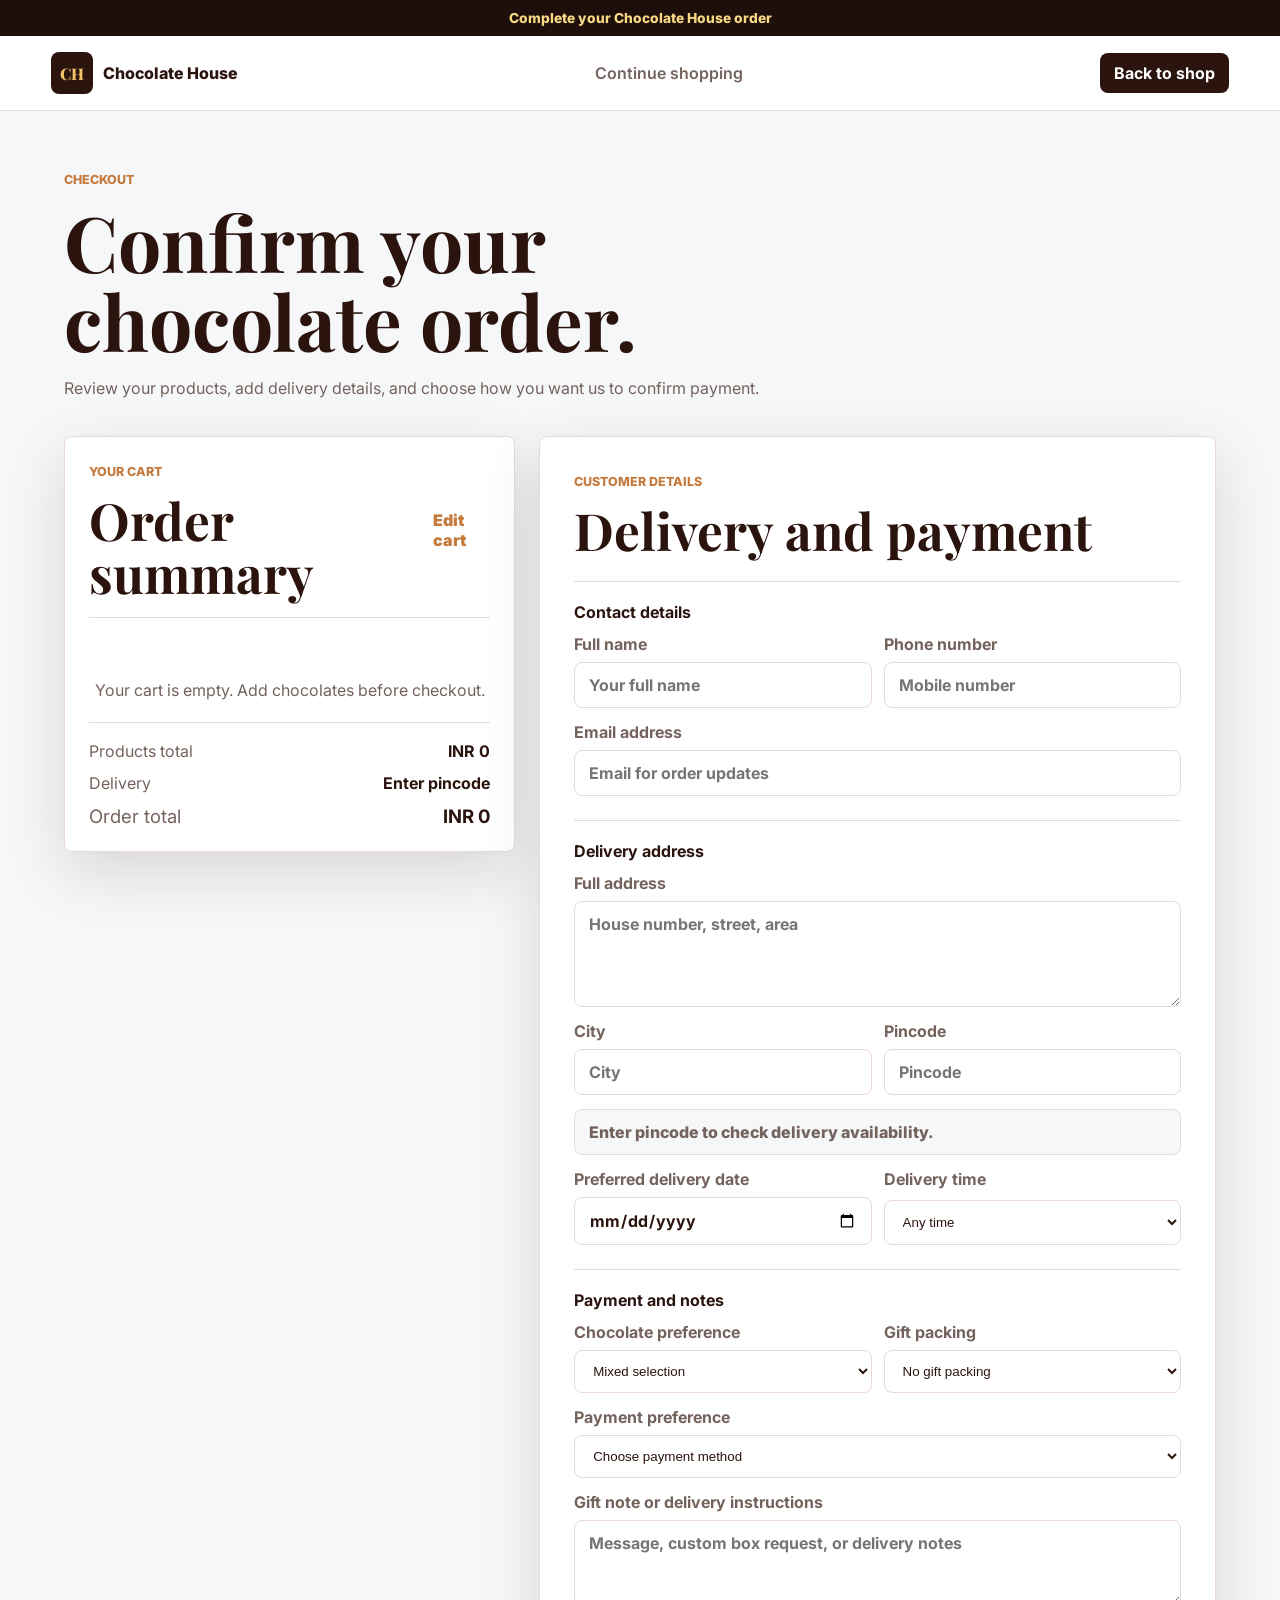
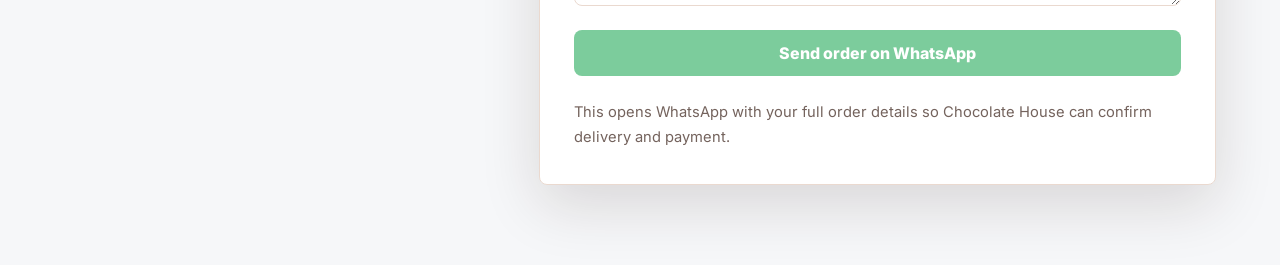
<file: checkout.html>
<!doctype html>
<html lang="en">
  <head>
    <meta charset="UTF-8" />
    <meta name="viewport" content="width=device-width, initial-scale=1.0" />
    <title>Checkout | Chocolate House</title>
    <link rel="preconnect" href="https://fonts.googleapis.com" />
    <link rel="preconnect" href="https://fonts.gstatic.com" crossorigin />
    <link
      href="https://fonts.googleapis.com/css2?family=Playfair+Display:wght@600;700&family=Inter:wght@400;500;600;700;800&display=swap"
      rel="stylesheet"
    />
    <link rel="stylesheet" href="styles.css" />
  </head>
  <body>
    <div class="announcement">Complete your Chocolate House order</div>

    <header class="site-header">
      <a class="brand" href="index.html" aria-label="Chocolate House home">
        <span class="brand-mark">CH</span>
        <span>Chocolate House</span>
      </a>
      <nav class="nav-links" aria-label="Checkout navigation">
        <a href="index.html">Continue shopping</a>
      </nav>
      <a class="cart-button" href="index.html">Back to shop</a>
    </header>

    <main class="checkout-page">
      <section class="checkout-heading reveal">
        <p class="eyebrow">Checkout</p>
        <h1>Confirm your chocolate order.</h1>
        <p>Review your products, add delivery details, and choose how you want us to confirm payment.</p>
      </section>

      <section class="checkout-layout">
        <aside class="order-summary reveal" aria-label="Order summary">
          <div class="summary-header">
            <div>
              <p class="eyebrow">Your cart</p>
              <h2>Order summary</h2>
            </div>
            <a href="index.html">Edit cart</a>
          </div>
          <div class="summary-items" id="checkout-items"></div>
          <div class="cart-empty checkout-empty" id="checkout-empty">
            Your cart is empty. Add chocolates before checkout.
          </div>
          <div class="summary-totals">
            <div>
              <span>Products total</span>
              <strong id="checkout-subtotal">INR 0</strong>
            </div>
            <div>
              <span>Delivery</span>
              <strong id="checkout-delivery">Enter pincode</strong>
            </div>
            <div class="grand-total">
              <span>Order total</span>
              <strong id="checkout-total">INR 0</strong>
            </div>
          </div>
        </aside>

        <form class="checkout-details reveal" id="checkout-form">
          <div>
            <p class="eyebrow">Customer details</p>
            <h2>Delivery and payment</h2>
          </div>

          <div class="form-section">
            <h3>Contact details</h3>
            <div class="form-row">
              <label>
                Full name
                <input type="text" name="customerName" placeholder="Your full name" required />
              </label>
              <label>
                Phone number
                <input type="tel" name="phone" placeholder="Mobile number" required />
              </label>
            </div>
            <label>
              Email address
              <input type="email" name="email" placeholder="Email for order updates" />
            </label>
          </div>

          <div class="form-section">
            <h3>Delivery address</h3>
            <label>
              Full address
              <textarea name="address" rows="4" placeholder="House number, street, area" required></textarea>
            </label>
            <div class="form-row">
              <label>
                City
                <input type="text" name="city" placeholder="City" required />
              </label>
              <label>
                Pincode
                <input type="text" name="pincode" id="pincode" placeholder="Pincode" required />
              </label>
            </div>
            <div class="delivery-check" id="delivery-check">Enter pincode to check delivery availability.</div>
            <div class="form-row">
              <label>
                Preferred delivery date
                <input type="date" name="deliveryDate" />
              </label>
              <label>
                Delivery time
                <select name="deliveryTime">
                  <option value="">Any time</option>
                  <option>Morning</option>
                  <option>Afternoon</option>
                  <option>Evening</option>
                </select>
              </label>
            </div>
          </div>

          <div class="form-section">
            <h3>Payment and notes</h3>
            <div class="form-row">
              <label>
                Chocolate preference
                <select name="chocolatePreference">
                  <option>Mixed selection</option>
                  <option>Milk chocolate</option>
                  <option>Dark chocolate</option>
                  <option>White chocolate</option>
                </select>
              </label>
              <label>
                Gift packing
                <select name="giftPacking">
                  <option>No gift packing</option>
                  <option>Gift wrap</option>
                  <option>Ribbon and message card</option>
                </select>
              </label>
            </div>
            <label>
              Payment preference
              <select name="paymentPreference" required>
                <option value="">Choose payment method</option>
                <option>UPI after confirmation</option>
                <option>Cash on delivery</option>
                <option>Card payment link</option>
                <option>Bank transfer for bulk order</option>
              </select>
            </label>
            <label>
              Gift note or delivery instructions
              <textarea name="orderNotes" rows="3" placeholder="Message, custom box request, or delivery notes"></textarea>
            </label>
          </div>

          <button class="button primary full whatsapp-button" type="submit">Send order on WhatsApp</button>
          <p class="checkout-note">
            This opens WhatsApp with your full order details so Chocolate House can confirm delivery and payment.
          </p>
        </form>
      </section>
    </main>

    <script src="products.js"></script>
    <script src="checkout.js"></script>
  </body>
</html>
</file>
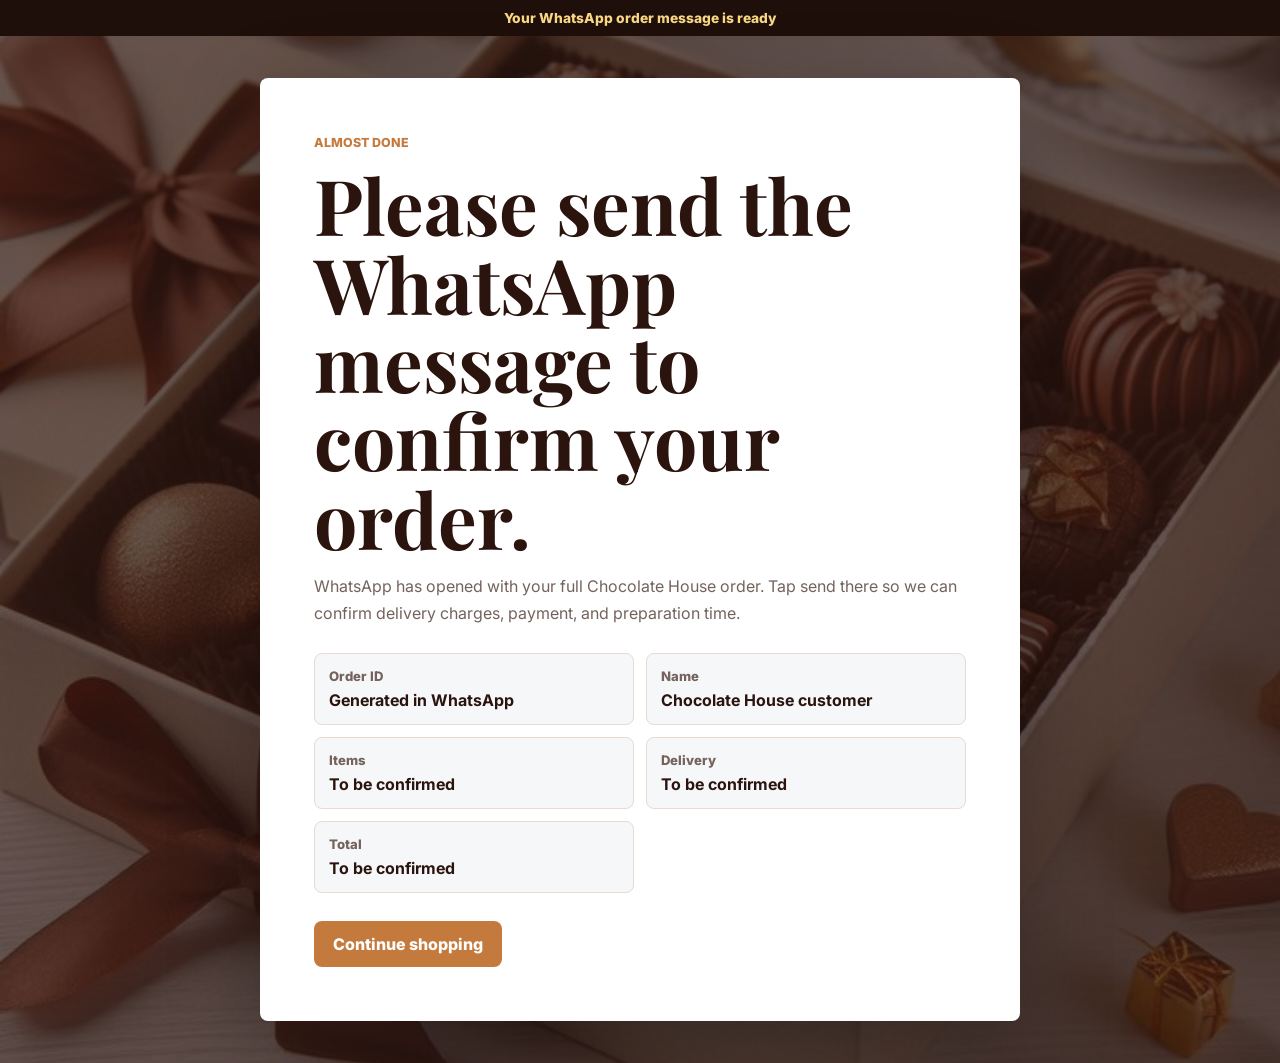
<file: order-confirmation.html>
<!doctype html>
<html lang="en">

<head>
  <meta charset="UTF-8" />
  <meta name="viewport" content="width=device-width, initial-scale=1.0" />
  <title>Order Ready | Chocolate House</title>
  <link rel="preconnect" href="https://fonts.googleapis.com" />
  <link rel="preconnect" href="https://fonts.gstatic.com" crossorigin />
  <link
    href="https://fonts.googleapis.com/css2?family=Playfair+Display:wght@600;700&family=Inter:wght@400;500;600;700;800&display=swap"
    rel="stylesheet" />
  <link rel="stylesheet" href="styles.css" />
</head>

<body>
  <div class="announcement">Your WhatsApp order message is ready</div>

  <main class="confirmation-page">
    <section class="confirmation-card reveal is-visible">
      <p class="eyebrow">Almost done</p>
      <h1>Please send the WhatsApp message to confirm your order.</h1>
      <p>
        WhatsApp has opened with your full Chocolate House order. Tap send there so we can confirm
        delivery charges, payment, and preparation time.
      </p>
      <div class="confirmation-summary" id="confirmation-summary"></div>
      <div class="hero-actions">
        <a class="button primary" href="index.html">Continue shopping</a>
        <a class="button secondary dark-secondary" href="checkout.html">Back to checkout</a>
      </div>
    </section>
  </main>

  <script src="confirmation.js"></script>
</body>

</html>
</file>
<file: styles.css>
:root {
  --bg: #f6f7f9;
  --panel: #ffffff;
  --chocolate: #2b140e;
  --chocolate-light: #5b2f22;
  --caramel: #c47a3d;
  --gold: #f0c36a;
  --muted: #74635d;
  --line: #ead9cf;
  --shadow: 0 20px 60px rgba(43, 20, 14, 0.14);
  --radius: 8px;
}

* {
  box-sizing: border-box;
}

html {
  scroll-behavior: smooth;
}

body {
  margin: 0;
  background: var(--bg);
  color: var(--chocolate);
  font-family: "Inter", system-ui, sans-serif;
  overflow-x: hidden;
}

img,
svg {
  display: block;
  max-width: 100%;
}

a {
  color: inherit;
  text-decoration: none;
}

button,
input,
textarea {
  font: inherit;
}

.site-header {
  position: sticky;
  top: 0;
  z-index: 20;
  display: flex;
  align-items: center;
  justify-content: space-between;
  gap: 20px;
  padding: 16px clamp(18px, 4vw, 64px);
  background: rgba(255, 248, 243, 0.94);
  border-bottom: 1px solid var(--line);
  backdrop-filter: blur(14px);
  animation: slideDown 520ms ease both;
}

.brand {
  display: inline-flex;
  align-items: center;
  gap: 10px;
  font-weight: 800;
}

.brand-mark {
  display: grid;
  width: 42px;
  height: 42px;
  place-items: center;
  border-radius: 8px;
  background: var(--chocolate);
  color: var(--gold);
  font-family: "Playfair Display", serif;
  transition: transform 180ms ease, box-shadow 180ms ease;
}

.brand:hover .brand-mark {
  box-shadow: 0 10px 24px rgba(43, 20, 14, 0.24);
  transform: rotate(-4deg) scale(1.04);
}

.nav-links {
  display: flex;
  gap: 22px;
  color: var(--muted);
  font-weight: 600;
}

.nav-links a:hover {
  color: var(--chocolate);
}

.cart-button,
.icon-button {
  border: 0;
  cursor: pointer;
}

.cart-button {
  display: inline-flex;
  align-items: center;
  gap: 10px;
  padding: 10px 14px;
  border-radius: var(--radius);
  background: var(--chocolate);
  color: #fff;
  font-weight: 700;
  transition: transform 180ms ease, background 180ms ease;
}

.cart-button:hover {
  transform: translateY(-2px);
}

.cart-button span {
  display: grid;
  min-width: 24px;
  min-height: 24px;
  place-items: center;
  border-radius: 999px;
  background: var(--gold);
  color: var(--chocolate);
  font-size: 0.85rem;
}

.hero {
  position: relative;
  overflow: hidden;
  min-height: calc(100vh - 75px);
  display: grid;
  align-items: center;
  padding: 70px clamp(18px, 5vw, 80px);
  background: var(--chocolate);
  color: #fff;
}

.hero::before {
  content: "";
  position: absolute;
  inset: 0;
  background:
    linear-gradient(90deg, rgba(43, 20, 14, 0.92), rgba(43, 20, 14, 0.68), rgba(43, 20, 14, 0.18)),
    url("assets/Signature Truffle Box.jpg") center/cover;
  animation: heroZoom 900ms ease both;
}

.hero-content {
  position: relative;
  z-index: 1;
  max-width: 710px;
}

.eyebrow {
  margin: 0 0 12px;
  color: var(--caramel);
  font-size: 0.78rem;
  font-weight: 800;
  text-transform: uppercase;
}

.hero .eyebrow {
  color: var(--gold);
}

h1,
h2,
h3 {
  margin: 0;
  font-family: "Playfair Display", Georgia, serif;
  line-height: 1.02;
}

h1 {
  max-width: 760px;
  font-size: clamp(2.4rem, 6vw, 5.6rem);
}

h2 {
  font-size: clamp(2rem, 4vw, 3.6rem);
}

h3 {
  font-size: 1.35rem;
}

p {
  line-height: 1.7;
}

.hero p:not(.eyebrow) {
  max-width: 580px;
  color: rgba(255, 255, 255, 0.88);
  font-size: 1.08rem;
}

.hero-actions,
.card-actions {
  display: flex;
  flex-wrap: wrap;
  gap: 12px;
  margin-top: 28px;
}

.button {
  display: inline-flex;
  align-items: center;
  justify-content: center;
  min-height: 46px;
  padding: 12px 18px;
  border: 1px solid transparent;
  border-radius: var(--radius);
  cursor: pointer;
  font-weight: 800;
  transition:
    background 180ms ease,
    border-color 180ms ease,
    color 180ms ease,
    transform 180ms ease,
    box-shadow 180ms ease;
}

.button:hover {
  box-shadow: 0 14px 30px rgba(43, 20, 14, 0.18);
  transform: translateY(-2px);
}

.button:active,
.cart-button:active,
.qty-controls button:active {
  transform: translateY(0) scale(0.98);
}

.button:disabled {
  cursor: not-allowed;
  opacity: 0.58;
  transform: none;
}

.primary {
  background: var(--caramel);
  color: #fff;
}

.primary:hover {
  background: #a7622d;
}

.whatsapp-button {
  background: #1fa855;
}

.whatsapp-button:hover {
  background: #178944;
}

.dark-secondary {
  border-color: var(--chocolate);
  color: var(--chocolate);
}

.dark-secondary:hover {
  background: var(--chocolate);
  color: #fff;
}

.secondary {
  border-color: rgba(255, 255, 255, 0.62);
  color: #fff;
}

.secondary:hover {
  border-color: #fff;
  background: rgba(255, 255, 255, 0.1);
}

.full {
  width: 100%;
}

.section {
  padding: 76px clamp(18px, 5vw, 80px);
}

.feature-strip {
  display: grid;
  grid-template-columns: repeat(3, minmax(0, 1fr));
  gap: 18px;
}

.feature-strip article,
.product-card,
.story-card,
.contact-form {
  border: 1px solid var(--line);
  border-radius: var(--radius);
  background: var(--panel);
  box-shadow: var(--shadow);
}

.feature-strip article {
  padding: 22px;
  transition: transform 220ms ease, box-shadow 220ms ease;
}

.feature-strip article:hover,
.story-card:hover,
.contact-form:hover {
  box-shadow: 0 24px 70px rgba(43, 20, 14, 0.18);
  transform: translateY(-4px);
}

.feature-strip strong,
.feature-strip span {
  display: block;
}

.feature-strip span,
.section-heading p,
.story-card,
.contact-section p,
.product-card p {
  color: var(--muted);
}

.section-heading {
  display: flex;
  align-items: end;
  justify-content: space-between;
  gap: 28px;
  margin-bottom: 34px;
}

.section-heading p {
  max-width: 420px;
}

.product-grid {
  display: grid;
  grid-template-columns: repeat(3, minmax(0, 1fr));
  gap: 22px;
}

.product-card {
  overflow: hidden;
  transform-origin: center;
  transition:
    border-color 220ms ease,
    box-shadow 220ms ease,
    transform 220ms ease;
}

.product-card:hover {
  border-color: rgba(196, 122, 61, 0.55);
  box-shadow: 0 26px 76px rgba(43, 20, 14, 0.18);
  transform: translateY(-8px);
}

.product-image {
  min-height: 210px;
  background: var(--chocolate-light);
  transform: scale(1.01);
  transition: transform 420ms ease, filter 420ms ease;
}

.product-card:hover .product-image {
  filter: saturate(1.12) contrast(1.03);
  transform: scale(1.07);
}

.product-card.sold-out .product-image {
  filter: grayscale(0.5);
}

.product-card:nth-child(1) .product-image {
  background:
    linear-gradient(rgba(43, 20, 14, 0.08), rgba(43, 20, 14, 0.24)),
    url("assets/Signature Truffle Box.jpg") center/cover;
}

.product-card:nth-child(2) .product-image {
  background:
    linear-gradient(rgba(43, 20, 14, 0.08), rgba(43, 20, 14, 0.24)),
    url("assets/Dark Chocolate Bars.jpg") center/cover;
}

.product-card:nth-child(3) .product-image {
  background:
    linear-gradient(rgba(43, 20, 14, 0.08), rgba(43, 20, 14, 0.24)),
    url("assets/Bonbon Gift Tray.jpg") center/cover;
}

.product-card:nth-child(4) .product-image {
  background:
    linear-gradient(rgba(43, 20, 14, 0.08), rgba(43, 20, 14, 0.24)),
    url("assets/Roasted Nut Bark.jpg") center/cover;
}

.product-card:nth-child(5) .product-image {
  background:
    linear-gradient(rgba(43, 20, 14, 0.08), rgba(43, 20, 14, 0.24)),
    url("assets/Fudge Brownie Box.jpg") center/cover;
}

.product-card:nth-child(6) .product-image {
  background:
    linear-gradient(rgba(43, 20, 14, 0.08), rgba(43, 20, 14, 0.24)),
    url("assets/Drinking Chocolate Mix.jpg") center/cover;
}

.product-body {
  padding: 22px;
}

.price-row {
  display: flex;
  align-items: center;
  justify-content: space-between;
  gap: 14px;
  margin-top: 16px;
}

.price-row strong {
  font-size: 1.25rem;
}

.split-section,
.contact-section {
  display: grid;
  grid-template-columns: 0.9fr 1.1fr;
  gap: 42px;
  align-items: start;
}

.story-card,
.contact-form {
  padding: 28px;
  transition: transform 220ms ease, box-shadow 220ms ease;
}

.check-list {
  display: grid;
  gap: 12px;
  margin: 24px 0 0;
  padding-left: 20px;
  color: var(--chocolate);
  font-weight: 700;
}

.contact-section {
  background: #f6e3d6;
}

.contact-form {
  display: grid;
  gap: 16px;
}

label {
  display: grid;
  gap: 8px;
  color: var(--muted);
  font-weight: 700;
}

input,
textarea,
select {
  width: 100%;
  border: 1px solid var(--line);
  border-radius: var(--radius);
  padding: 12px 14px;
  background: #fff;
  color: var(--chocolate);
}

textarea {
  resize: vertical;
}

.cart-panel {
  position: fixed;
  top: 0;
  right: 0;
  z-index: 40;
  display: flex;
  width: min(420px, 100vw);
  height: 100vh;
  flex-direction: column;
  padding: 24px;
  background: #fff;
  box-shadow: var(--shadow);
  transform: translateX(105%);
  transition: transform 260ms cubic-bezier(0.22, 1, 0.36, 1);
}

.cart-panel.open {
  transform: translateX(0);
}

.cart-header {
  display: flex;
  align-items: start;
  justify-content: space-between;
  gap: 16px;
  padding-bottom: 18px;
  border-bottom: 1px solid var(--line);
}

.icon-button {
  width: 40px;
  height: 40px;
  border-radius: var(--radius);
  background: var(--bg);
  color: var(--chocolate);
  font-size: 1.5rem;
}

.cart-items {
  display: grid;
  gap: 14px;
  overflow: auto;
  padding: 20px 0;
}

.cart-item {
  display: grid;
  grid-template-columns: 1fr auto;
  gap: 12px;
  padding: 14px;
  border: 1px solid var(--line);
  border-radius: var(--radius);
  animation: popIn 220ms ease both;
}

.qty-controls {
  display: inline-flex;
  align-items: center;
  gap: 8px;
}

.qty-controls button {
  width: 30px;
  height: 30px;
  border: 1px solid var(--line);
  border-radius: var(--radius);
  background: var(--bg);
  cursor: pointer;
  transition: transform 160ms ease, background 160ms ease;
}

.qty-controls button:hover {
  background: #f4dfd1;
  transform: translateY(-1px);
}

.cart-empty {
  display: none;
  margin: auto;
  color: var(--muted);
  text-align: center;
}

.cart-empty.visible {
  display: block;
}

.cart-footer {
  margin-top: auto;
  padding-top: 18px;
  border-top: 1px solid var(--line);
}

.cart-total {
  display: flex;
  align-items: center;
  justify-content: space-between;
  margin-bottom: 16px;
  font-size: 1.15rem;
}

.form-row {
  display: grid;
  grid-template-columns: 1fr 1fr;
  gap: 12px;
}

.overlay {
  position: fixed;
  inset: 0;
  z-index: 30;
  display: none;
  background: rgba(43, 20, 14, 0.45);
  opacity: 0;
  transition: opacity 220ms ease;
}

.overlay.open {
  display: block;
  opacity: 1;
}

.site-footer {
  display: flex;
  justify-content: space-between;
  gap: 18px;
  padding: 26px clamp(18px, 5vw, 80px);
  background: var(--chocolate);
  color: #fff;
}

.site-footer p {
  margin: 0;
}

.reveal,
.reveal-group>* {
  opacity: 0;
  transform: translateY(26px);
  transition:
    opacity 620ms ease,
    transform 620ms cubic-bezier(0.22, 1, 0.36, 1);
}

.reveal.is-visible,
.reveal-group.is-visible>* {
  opacity: 1;
  transform: translateY(0);
}

.reveal-group.is-visible>*:nth-child(2) {
  transition-delay: 90ms;
}

.reveal-group.is-visible>*:nth-child(3) {
  transition-delay: 180ms;
}

.reveal-group.is-visible>*:nth-child(4) {
  transition-delay: 270ms;
}

.reveal-group.is-visible>*:nth-child(5) {
  transition-delay: 360ms;
}

.reveal-group.is-visible>*:nth-child(6) {
  transition-delay: 450ms;
}

@keyframes slideDown {
  from {
    opacity: 0;
    transform: translateY(-16px);
  }

  to {
    opacity: 1;
    transform: translateY(0);
  }
}

@keyframes heroZoom {
  from {
    transform: scale(1.06);
  }

  to {
    transform: scale(1);
  }
}

@keyframes popIn {
  from {
    opacity: 0;
    transform: scale(0.96) translateY(8px);
  }

  to {
    opacity: 1;
    transform: scale(1) translateY(0);
  }
}

@media (prefers-reduced-motion: reduce) {

  *,
  *::before,
  *::after {
    animation-duration: 1ms !important;
    scroll-behavior: auto !important;
    transition-duration: 1ms !important;
  }

  .reveal,
  .reveal-group>* {
    opacity: 1;
    transform: none;
  }
}

@media (max-width: 900px) {
  .nav-links {
    display: none;
  }

  .hero {
    min-height: 640px;
  }

  .feature-strip,
  .product-grid,
  .split-section,
  .contact-section {
    grid-template-columns: 1fr;
  }

  .section-heading {
    align-items: start;
    flex-direction: column;
  }
}

@media (max-width: 560px) {
  .site-header {
    gap: 10px;
  }

  .brand span:last-child {
    display: none;
  }

  h1 {
    font-size: 2.35rem;
  }

  .section {
    padding-block: 54px;
  }

  .site-footer {
    flex-direction: column;
  }
}

.announcement {
  padding: 10px 18px;
  background: #1f0f0a;
  color: #f8d884;
  font-size: 0.86rem;
  font-weight: 800;
  text-align: center;
}

.site-header {
  top: 0;
  background: rgba(255, 255, 255, 0.94);
}

.shop-hero {
  display: grid;
  grid-template-columns: minmax(0, 0.95fr) minmax(340px, 0.72fr);
  gap: clamp(28px, 5vw, 70px);
  align-items: center;
  padding: 58px clamp(18px, 5vw, 80px) 46px;
  background:
    radial-gradient(circle at 92% 12%, rgba(240, 195, 106, 0.25), transparent 28%),
    linear-gradient(135deg, #32160f 0%, #130706 64%, #050303 100%);
  color: #fff;
}

.hero-copy {
  max-width: 760px;
}

.hero-copy h1 {
  font-size: clamp(2.6rem, 6vw, 5.4rem);
}

.hero-copy p:not(.eyebrow) {
  max-width: 610px;
  color: rgba(255, 255, 255, 0.82);
  font-size: 1.08rem;
}

.hero-proof {
  display: flex;
  flex-wrap: wrap;
  gap: 10px;
  margin-top: 26px;
}

.hero-proof span,
.gift-options span,
.tab,
.product-meta,
.cart-note {
  border: 1px solid rgba(240, 195, 106, 0.32);
  border-radius: var(--radius);
  padding: 8px 10px;
  color: #f8d884;
  background: rgba(255, 255, 255, 0.07);
  font-size: 0.82rem;
  font-weight: 800;
}

.hero-feature {
  position: relative;
  overflow: hidden;
  border: 1px solid rgba(255, 255, 255, 0.16);
  border-radius: var(--radius);
  background: rgba(255, 255, 255, 0.08);
  box-shadow: 0 30px 90px rgba(0, 0, 0, 0.32);
}

.hero-product-image {
  min-height: 330px;
  background:
    linear-gradient(rgba(43, 20, 14, 0.04), rgba(43, 20, 14, 0.26)),
    url("assets/Celebration Hamper.png") center/cover;
}

.editorial-image {
  min-height: 330px;
  background:
    linear-gradient(rgba(43, 20, 14, 0.04), rgba(43, 20, 14, 0.26)),
    url("assets/Gifting service .png") center/cover;
}

.hero-product-info {
  display: grid;
  gap: 18px;
  padding: 22px;
  background: #fff;
  color: var(--chocolate);
}

.hero-product-info p {
  margin-bottom: 0;
  color: var(--muted);
}

.product-badge {
  position: absolute;
  top: 14px;
  left: 14px;
  z-index: 2;
  border-radius: var(--radius);
  padding: 8px 10px;
  background: #f8d884;
  color: var(--chocolate);
  font-size: 0.78rem;
  font-weight: 900;
  text-transform: uppercase;
}

.trust-strip {
  display: grid;
  grid-template-columns: repeat(4, minmax(0, 1fr));
  gap: 1px;
  padding: 0 clamp(18px, 5vw, 80px);
  background: #dfd6d2;
}

.trust-strip article {
  padding: 22px;
  background: #fff;
}

.trust-strip strong,
.trust-strip span,
.site-footer a,
.site-footer span,
.site-footer strong {
  display: block;
}

.trust-strip span {
  margin-top: 6px;
  color: var(--muted);
}

.category-tabs {
  display: flex;
  flex-wrap: wrap;
  gap: 10px;
  margin: -12px 0 28px;
}

.tab {
  border-color: #d6c7c0;
  background: #fff;
  color: var(--chocolate);
  cursor: pointer;
  transition: background 180ms ease, color 180ms ease, transform 180ms ease;
}

.tab:hover,
.tab.active {
  background: var(--chocolate);
  color: #fff;
  transform: translateY(-2px);
}

.product-grid {
  grid-template-columns: repeat(3, minmax(0, 1fr));
  gap: 28px;
}

.product-card {
  position: relative;
}

.product-image {
  position: relative;
  min-height: 230px;
  background-position: center;
  background-size: cover;
}

.product-body {
  display: grid;
  gap: 12px;
  padding: 24px;
}

.product-meta {
  justify-self: start;
  border-color: #e4d4ce;
  background: #f6f7f9;
  color: var(--muted);
}

.product-card p {
  margin: 0;
}

.price-row {
  margin-top: 6px;
}

.editorial-section,
.kitchen-section {
  display: grid;
  grid-template-columns: minmax(0, 0.9fr) minmax(0, 1fr);
  gap: clamp(24px, 5vw, 58px);
  align-items: center;
}

.editorial-image {
  min-height: 440px;
  border-radius: var(--radius);
  box-shadow: var(--shadow);
}

.editorial-card {
  padding: clamp(24px, 4vw, 46px);
  border: 1px solid var(--line);
  border-radius: var(--radius);
  background: #fff;
  box-shadow: var(--shadow);
}

.gift-options {
  display: flex;
  flex-wrap: wrap;
  gap: 10px;
  margin-top: 24px;
}

.gift-options span {
  border-color: #e4d4ce;
  background: #f6f7f9;
  color: var(--chocolate);
}

.kitchen-section {
  background: #2b140e;
  color: #fff;
}

.kitchen-section p {
  color: rgba(255, 255, 255, 0.72);
}

.process-list {
  display: grid;
  gap: 14px;
}

.process-list article,
.reviews-section article {
  border: 1px solid rgba(255, 255, 255, 0.16);
  border-radius: var(--radius);
  padding: 22px;
  background: rgba(255, 255, 255, 0.08);
}

.process-list span {
  color: var(--gold);
  font-weight: 900;
}

.process-list strong {
  display: block;
  margin-top: 10px;
  font-size: 1.2rem;
}

.reviews-section {
  display: grid;
  grid-template-columns: repeat(3, minmax(0, 1fr));
  gap: 18px;
}

.reviews-section article {
  background: #fff;
  border-color: var(--line);
  color: var(--chocolate);
  box-shadow: var(--shadow);
}

.reviews-section span {
  display: block;
  margin-top: 18px;
  color: var(--muted);
  font-weight: 800;
}

.contact-section {
  background: #f6f7f9;
}

.cart-note {
  margin-bottom: 12px;
  border-color: #e4d4ce;
  background: #f6f7f9;
  color: var(--muted);
}

.offer-banner {
  display: flex;
  align-items: center;
  justify-content: space-between;
  gap: 22px;
  margin: 34px clamp(18px, 5vw, 80px) 0;
  padding: 26px;
  border-radius: var(--radius);
  background: linear-gradient(135deg, #2b140e, #7b3f25);
  color: #fff;
  box-shadow: var(--shadow);
}

.offer-banner h2 {
  font-size: clamp(1.6rem, 3vw, 2.8rem);
}

.shop-tools {
  max-width: 520px;
  margin: -10px 0 28px;
}

.product-meta-row {
  display: flex;
  flex-wrap: wrap;
  gap: 8px;
}

.stock-label {
  border-radius: var(--radius);
  padding: 6px 9px;
  background: #e8f5ec;
  color: #176b37;
  font-size: 0.74rem;
  font-weight: 900;
}

.empty-products {
  grid-column: 1 / -1;
  padding: 28px;
  border: 1px dashed var(--line);
  border-radius: var(--radius);
  background: #fff;
  color: var(--muted);
  text-align: center;
}

.collections-section {
  background: #fff;
}

.collection-grid {
  display: grid;
  grid-template-columns: repeat(4, minmax(0, 1fr));
  gap: 18px;
}

.collection-card {
  min-height: 240px;
  display: grid;
  align-content: end;
  gap: 12px;
  padding: 24px;
  border-radius: var(--radius);
  background:
    linear-gradient(rgba(43, 20, 14, 0.16), rgba(43, 20, 14, 0.82)),
    url("assets/Signature Truffle Box.jpg") center/cover;
  color: #fff;
  box-shadow: var(--shadow);
}

.collection-card span,
.collection-card a {
  color: var(--gold);
  font-weight: 900;
}

.collection-card p {
  margin: 0;
  color: rgba(255, 255, 255, 0.82);
}

.review-photo {
  width: 58px;
  height: 58px;
  margin-bottom: 16px;
  border-radius: 999px;
  background-position: center;
  background-size: cover;
}

.review-photo-one {
  background-image: url("assets/chocolate-box.svg");
}

.review-photo-two {
  background-image: url("assets/chocolate-bars.svg");
}

.review-photo-three {
  background-image: url("assets/chocolate-brownies.svg");
}

.rating {
  margin: 0 0 12px;
  color: #d89333;
  font-weight: 900;
}

.faq-section {
  display: grid;
  gap: 14px;
  background: #fff;
}

.faq-section details {
  border: 1px solid var(--line);
  border-radius: var(--radius);
  padding: 18px 20px;
  background: #f6f7f9;
}

.faq-section summary {
  cursor: pointer;
  color: var(--chocolate);
  font-weight: 900;
}

.faq-section details p {
  margin-bottom: 0;
  color: var(--muted);
}

.site-footer {
  display: grid;
  grid-template-columns: minmax(240px, 1.5fr) repeat(2, minmax(160px, 0.7fr));
  padding: 44px clamp(18px, 5vw, 80px);
}

.site-footer>div {
  display: grid;
  align-content: start;
  gap: 10px;
}

.footer-brand {
  margin-bottom: 10px;
}

.site-footer p,
.site-footer a,
.site-footer span {
  color: rgba(255, 255, 255, 0.72);
}

.site-footer strong {
  color: #fff;
}

.checkout-page {
  padding: 58px clamp(18px, 5vw, 80px) 80px;
}

.checkout-heading {
  max-width: 780px;
  margin-bottom: 34px;
}

.checkout-heading p:not(.eyebrow) {
  color: var(--muted);
}

.checkout-layout {
  display: grid;
  grid-template-columns: minmax(300px, 0.8fr) minmax(0, 1.2fr);
  gap: 24px;
  align-items: start;
}

.order-summary,
.checkout-details {
  border: 1px solid var(--line);
  border-radius: var(--radius);
  background: #fff;
  box-shadow: var(--shadow);
}

.order-summary {
  position: sticky;
  top: 94px;
  padding: 24px;
}

.checkout-details {
  display: grid;
  gap: 24px;
  padding: clamp(22px, 4vw, 34px);
}

.summary-header,
.summary-totals>div,
.summary-item {
  display: flex;
  align-items: center;
  justify-content: space-between;
  gap: 16px;
}

.summary-header {
  padding-bottom: 18px;
  border-bottom: 1px solid var(--line);
}

.summary-header a {
  color: var(--caramel);
  font-weight: 900;
}

.summary-items {
  display: grid;
  gap: 14px;
  padding: 20px 0;
}

.summary-item {
  align-items: start;
}

.summary-thumb {
  width: 66px;
  height: 66px;
  flex: 0 0 66px;
  border-radius: var(--radius);
  background-position: center;
  background-size: cover;
}

.summary-item div:nth-child(2) {
  display: grid;
  gap: 5px;
  flex: 1;
}

.summary-item span,
.summary-totals span,
.checkout-note {
  color: var(--muted);
}

.summary-totals {
  display: grid;
  gap: 12px;
  padding-top: 18px;
  border-top: 1px solid var(--line);
}

.grand-total {
  font-size: 1.16rem;
}

.checkout-empty.visible {
  display: block;
  margin: 22px 0;
}

.form-section {
  display: grid;
  gap: 14px;
  padding-top: 22px;
  border-top: 1px solid var(--line);
}

.form-section h3 {
  font-family: "Inter", system-ui, sans-serif;
  font-size: 1rem;
}

.checkout-note {
  margin: 0;
  font-size: 0.92rem;
}

.delivery-check {
  border: 1px solid var(--line);
  border-radius: var(--radius);
  padding: 12px 14px;
  background: #f6f7f9;
  color: var(--muted);
  font-weight: 800;
}

.delivery-check.available {
  border-color: #9fd8b2;
  background: #e8f5ec;
  color: #176b37;
}

.delivery-check.unavailable {
  border-color: #e8b2a6;
  background: #fff1ee;
  color: #9a3d2b;
}

.confirmation-page {
  min-height: 100vh;
  display: grid;
  place-items: center;
  padding: 42px clamp(18px, 5vw, 80px);
  background:
    linear-gradient(rgba(43, 20, 14, 0.72), rgba(43, 20, 14, 0.72)),
    url("assets/Bonbon Gift Tray.jpg") center/cover;
}

.confirmation-card {
  width: min(760px, 100%);
  padding: clamp(26px, 5vw, 54px);
  border-radius: var(--radius);
  background: #fff;
  box-shadow: 0 30px 90px rgba(0, 0, 0, 0.3);
}

.confirmation-card p:not(.eyebrow) {
  color: var(--muted);
}

.confirmation-summary {
  display: grid;
  grid-template-columns: repeat(2, minmax(0, 1fr));
  gap: 12px;
  margin-top: 26px;
}

.confirmation-summary div {
  display: grid;
  gap: 6px;
  padding: 14px;
  border: 1px solid var(--line);
  border-radius: var(--radius);
  background: #f6f7f9;
}

.confirmation-summary span {
  color: var(--muted);
  font-size: 0.82rem;
  font-weight: 800;
}

.admin-page {
  padding: 54px clamp(18px, 5vw, 80px) 80px;
}

.admin-heading {
  max-width: 850px;
  margin-bottom: 30px;
}

.admin-heading p:not(.eyebrow) {
  color: var(--muted);
}

.admin-mode {
  display: inline-flex;
  margin-top: 12px;
  border: 1px solid var(--line);
  border-radius: var(--radius);
  padding: 10px 12px;
  background: #fff;
  color: var(--chocolate);
  font-weight: 900;
}

.admin-toolbar {
  display: grid;
  grid-template-columns: minmax(240px, 1fr) auto;
  gap: 18px;
  align-items: end;
  margin-bottom: 24px;
  padding: 20px;
  border: 1px solid var(--line);
  border-radius: var(--radius);
  background: #fff;
  box-shadow: var(--shadow);
}

.admin-settings {
  display: grid;
  gap: 18px;
  margin-bottom: 24px;
}

.admin-settings article {
  display: grid;
  gap: 16px;
  padding: 22px;
  border: 1px solid var(--line);
  border-radius: var(--radius);
  background: #fff;
  box-shadow: var(--shadow);
}

.delivery-admin-list {
  display: grid;
  gap: 12px;
}

.delivery-admin-row {
  display: grid;
  grid-template-columns: 0.8fr 1.4fr 0.7fr auto;
  gap: 12px;
  align-items: end;
  padding: 14px;
  border: 1px solid var(--line);
  border-radius: var(--radius);
  background: #f6f7f9;
}

.admin-actions {
  display: flex;
  flex-wrap: wrap;
  gap: 10px;
  justify-content: flex-end;
}

.admin-grid {
  display: grid;
  gap: 18px;
}

.admin-card {
  display: grid;
  grid-template-columns: 220px minmax(0, 1fr);
  overflow: hidden;
  border: 1px solid var(--line);
  border-radius: var(--radius);
  background: #fff;
  box-shadow: var(--shadow);
}

.admin-card-image {
  min-height: 100%;
  background-position: center;
  background-size: cover;
}

.admin-card-fields {
  display: grid;
  gap: 14px;
  padding: 20px;
}

.admin-card .button {
  justify-self: start;
}

.admin-export {
  margin-top: 34px;
  padding: 24px;
  border: 1px solid var(--line);
  border-radius: var(--radius);
  background: #fff;
  box-shadow: var(--shadow);
}

.admin-orders {
  margin-top: 34px;
  padding: 24px;
  border: 1px solid var(--line);
  border-radius: var(--radius);
  background: #fff;
  box-shadow: var(--shadow);
}

.orders-list {
  display: grid;
  gap: 14px;
}

.order-card {
  display: grid;
  grid-template-columns: minmax(0, 1fr) 220px;
  gap: 18px;
  align-items: start;
  padding: 18px;
  border: 1px solid var(--line);
  border-radius: var(--radius);
  background: #f6f7f9;
}

.order-card h3,
.order-card p {
  margin: 0;
}

.order-card div {
  display: grid;
  gap: 8px;
}

.admin-export textarea {
  min-height: 420px;
  font-family: Consolas, "Courier New", monospace;
  font-size: 0.9rem;
}

@media (max-width: 1100px) {
  .product-grid {
    grid-template-columns: repeat(2, minmax(0, 1fr));
  }

  .trust-strip,
  .collection-grid {
    grid-template-columns: repeat(2, minmax(0, 1fr));
  }
}

@media (max-width: 900px) {

  .shop-hero,
  .editorial-section,
  .kitchen-section,
  .reviews-section,
  .checkout-layout,
  .admin-toolbar,
  .admin-card,
  .delivery-admin-row,
  .order-card {
    grid-template-columns: 1fr;
  }

  .shop-hero {
    padding-top: 44px;
  }

  .hero-product-image,
  .editorial-image {
    min-height: 290px;
  }

  .order-summary {
    position: static;
  }

  .offer-banner {
    align-items: start;
    flex-direction: column;
  }

  .admin-card-image {
    min-height: 220px;
  }

  .admin-actions {
    justify-content: flex-start;
  }
}

@media (max-width: 620px) {
  .announcement {
    font-size: 0.75rem;
  }

  .shop-hero {
    padding-inline: 18px;
  }

  .hero-copy h1 {
    font-size: 2.45rem;
  }

  .product-grid,
  .trust-strip,
  .collection-grid,
  .confirmation-summary {
    grid-template-columns: 1fr;
  }

  .site-footer {
    grid-template-columns: 1fr;
  }

  .form-row {
    grid-template-columns: 1fr;
  }
}
</file>
